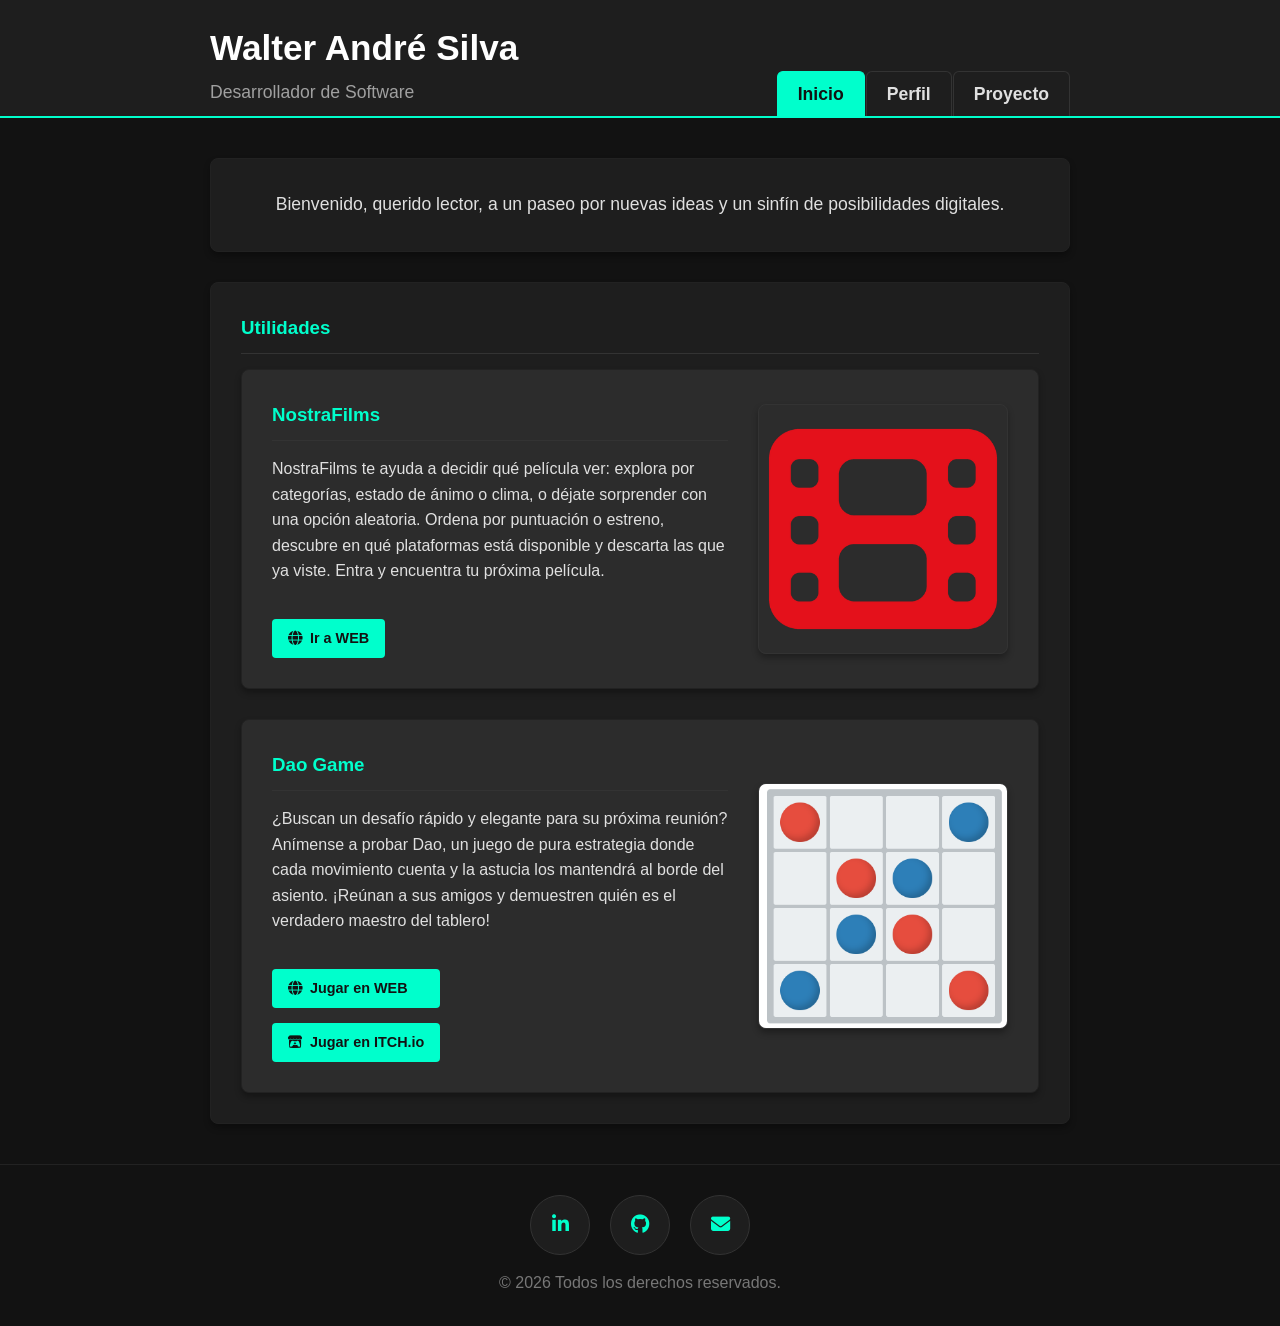
<file: index.html>
<!DOCTYPE html>
<html lang="es">
<head>
    <meta charset="UTF-8">
    <meta name="viewport" content="width=device-width, initial-scale=1.0">
    <title>Walter Andre Silva</title>
    <link rel="stylesheet" href="https://cdnjs.cloudflare.com/ajax/libs/font-awesome/6.4.0/css/all.min.css">
    <link rel="stylesheet" href="style.css">
    <link rel="icon" type="image/png" href="images/icon.png">
</head>
<body>
   <header class="top-header">
        <div class="container header-container">
            <div class="header-brand">
                <h1>Walter André Silva</h1>
                <h2>Desarrollador de Software</h2>
            </div>
            <nav class="navbar">
                <ul class="nav-links">
                    <li><a href="#" data-target="inicio" class="nav-btn active">Inicio</a></li>
                    <li><a href="#" data-target="perfil" class="nav-btn">Perfil</a></li>
                    <li><a href="#" data-target="proyectos" class="nav-btn">Proyecto</a></li>
                </ul>
            </nav>
        </div>
    </header>

    <main class="container" id="main-content">
        <section id="inicio" class="section content-section active-section">
            <div class="intro-proyectos caja-interna">
                <p>
                    Bienvenido, querido lector, a un paseo por nuevas ideas y un sinfín de posibilidades digitales.
                </p>
            </div>
            <div class="caja-interna">
                <h3>Utilidades</h3>
                  <div class="caja-interna-ini dao-game-layout">
                    <div class="dao-game-text">
                        <h3>NostraFilms</h3>
                        <p>
                        NostraFilms te ayuda a decidir qué película ver: explora por categorías, estado de ánimo o clima, o déjate sorprender con una opción aleatoria. Ordena por puntuación o estreno, descubre en qué plataformas está disponible y descarta las que ya viste. Entra y encuentra tu próxima película.
                        </p>
                        <div class="dao-game-buttons">
                            <a href="NostraFilms/nostrafilms.html" target="_blank" class="btn-project">
                                <i class="fa-solid fa-globe"></i> Ir a WEB
                            </a>
                        </div>
                    </div>
                    <img src="NostraFilms/image/nostrafilms.png" alt="Tablero del juego Dao" class="img-juego">
                </div>
                <div class="caja-interna-ini dao-game-layout">
                    <div class="dao-game-text">
                        <h3>Dao Game</h3>
                        <p>
                        ¿Buscan un desafío rápido y elegante para su próxima reunión? Anímense a probar Dao, un juego de pura estrategia donde cada movimiento cuenta y la astucia los mantendrá al borde del asiento. ¡Reúnan a sus amigos y demuestren quién es el verdadero maestro del tablero!
                        </p>
                        <div class="dao-game-buttons">
                            <a href="dao/dao.html" target="_blank" class="btn-project">
                                <i class="fa-solid fa-globe"></i> Jugar en WEB
                            </a>
                            <a href="https://andresi45.itch.io/dao-game" target="_blank" class="btn-project">
                                <i class="fa-brands fa-itch-io"></i> Jugar en ITCH.io
                            </a>
                        </div>
                    </div>
                    <img src="dao/image/dao.png" alt="Tablero del juego Dao" class="img-juego">
                </div>
            </div>
        </section>

        <section id="perfil" class="section content-section hidden-section">
            <div class="intro-proyectos caja-interna">
                <p>
                    Breve resumen de mi perfil profesional y trayectoria académica en el ámbito tecnológico.
                </p>
            </div>
            <div class="caja-interna sobre-mi-layout">
                <div >
                    <h3>Sobre Mí</h3>
                    <p>
                        Desde muy joven, me ha apasionado construir y crear objetos a partir de estructuras existentes. Al descubrir el mundo de la computación, comprendí que podía llevar esta vocación a otro nivel; el desarrollo de software se convirtió en un interés profundo al cual he dedicado incontables horas. Mi naturaleza autodidacta y mi inclinación por la resolución de problemas han sido los pilares de mi formación. En la actual era de la información, el avance de la inteligencia artificial potencia aún más mi capacidad para innovar y crear soluciones.
                    </p>
                </div>
                <img src="images/perfil.jpg" alt="Foto perfil" class="img-perfil">
            </div>
            <div class="caja-interna">
                <h3>Estudios Universitarios</h3>
                <p>
                   Obtuve el título de Analista en Computación en la Facultad de Matemática, Astronomía, Física y Computación (FaMAF-UNC), donde actualmente me encuentro cursando el tramo final de la Licenciatura en Ciencias de la Computación. Durante mi formación, seleccioné las materias optativas de Computación Paralela y Redes Neuronales, áreas que considero fundamentales en el panorama actual de la informática.
                </p>
            </div>
            <div class="caja-interna cursos-text">
                <h3>Cursos</h3>
                <p>
                    Previo al inicio de mi formación universitaria, realicé cursos de Java en Udemy y clases de inglés en OM Personal. Durante mi carrera, asistí a charlas sobre Software Libre y Ciberseguridad. Aunque sigo perfeccionando mi nivel de inglés con práctica constante, actualmente continúo mi formación técnica a través de cursos en Google Skills.
                </p>
                <a href="https://www.skills.google/public_profiles/792da10d-24cf-4315-ae18-90ff57844279" target="_blank" rel="noopener noreferrer" class="btn-project">Ir al Google Skills</a>
                <a href="https://www.credly.com/users/walter-andre-silva/badges/credly" target="_blank" rel="noopener noreferrer" class="btn-project">Ir al Credly</a>
            </div>
            <div class="caja-interna">
                <h3>Participación y Comunidad</h3>
                <p>
                   Participé como voluntario en la Latin America High Performance Computing Conference (CARLA 2026), un espacio que me brindó la oportunidad de presenciar charlas y paneles de primer nivel sobre HPC e IA.
                </p>
            </div>
            <div class="caja-interna">
                <h3>Certificados</h3>
                <div class="carrusel-certificados" id="contenedor-carrusel">
                    <div class="carrusel-track" id="track-certificados">
                        <img src="images/om.jpg" alt="Certificado 1" class="cert-img">
                        <img src="images/java.jpg" alt="Certificado 2" class="cert-img">
                        <img src="images/ia.png" alt="Certificado 3" class="cert-img">
                        <img src="images/intro_ia.png" alt="Certificado 4" class="cert-img">
                        <img src="images/certificado_Carla_Walter_Andre_Silva.png" alt="Certificado 5" class="cert-img">
                        <img src="images/lider_ia.png" alt="Certificado 6" class="cert-img">
                    </div>
                </div>
            </div>
        </section>

       <section id="proyectos" class="section content-section hidden-section">
            <div class="intro-proyectos caja-interna">
                <p>
                    En esta sección agrego algunos proyectos que he desarrollado con el paso del tiempo. Muchos los realicé solo con el propósito de aprender alguna tecnología en particular o algún lenguaje de programación. Los invito a que los utilicen y los difundan si les parecen útiles.
                </p>
            </div>
            <div class="contenedor-proyectos caja-interna">
                <h3>Proyectos Destacados</h3>
                <div class="projects-grid">
                    <div class="project-card">
                        <div class="project-header">
                            <h4>Proyecto Final de Graduación</h4>
                            <span class="project-tech">C / OpenGL / Linux</span>
                        </div>
                        <p class="project-description">
                            Visualizador de RAM en tiempo real para el análisis y comprensión de la gestión de páginas de memoria.
                        </p>
                        <div class="project-actions">
                            <a href="https://github.com/WalterAndreSilva/Visualizar_Memoria_Fisica" target="_blank" class="btn-project">
                                <i class="fa-brands fa-github"></i> Ver Código
                            </a>
                        </div>
                    </div>

                    <div class="project-card">
                        <div class="project-header">
                            <h4>Animación en Raspberry Pi</h4>
                            <span class="project-tech">Assembly</span>
                        </div>
                        <p class="project-description">
                           Esta aplicación fue desarrollada para la cátedra de Organización del Computador (FaMAF-UNC). El objetivo principal del proyecto fue simular un entorno 3D mediante la manipulación de colores en una textura 2D.
                        </p>
                        <div class="project-actions">
                            <a href="https://github.com/WalterAndreSilva/Animacion_en_RaspberryPi" target="_blank" class="btn-project">
                                <i class="fa-brands fa-github"></i> Ver Código
                            </a>
                        </div>
                    </div>

                    <div class="project-card">
                        <div class="project-header">
                            <h4>Atrapa a los Ladrones</h4>
                            <span class="project-tech">Godot</span>
                        </div>
                        <p class="project-description">
                            Juego desarrollado durante la pandemia para aprender a usar Godot, una herramienta de desarrollo de videojuegos.
                        </p>
                        <div class="project-actions">
                            <a href="https://github.com/WalterAndreSilva/Atrapa_a_los_Ladrones" target="_blank" class="btn-project">
                                <i class="fa-brands fa-github"></i> Ver Código
                            </a>
                        </div>
                    </div>
                </div>
            </div>
            <div class="caja-interna">
                <h3>Lenguajes de programación utilizados</h3>
                <div class="enum-container">
                    <span class="enum-badge">C</span>
                    <span class="enum-badge">Haskel</span>
                    <span class="enum-badge">Python</span>
                    <span class="enum-badge">Assembly</span>
                    <span class="enum-badge">GDScript</span>
                    <span class="enum-badge">HTML</span>
                    <span class="enum-badge">CSS</span>
                    <span class="enum-badge">JavaScript </span>
                    <span class="enum-badge">Bash</span>
                    <span class="enum-badge">Fish</span>
                </div>
            </div>
             <div class="caja-interna">
                <h3>Tecnologías aplicadas</h3>
                <div class="enum-container">
                    <span class="enum-badge">Godot</span>
                    <span class="enum-badge">MySQL</span>
                    <span class="enum-badge">OpenGL</span>
                    <span class="enum-badge">Linux Systems</span>
                </div>
            </div>
        </section>
    </main>

    <footer>
        <div class="container footer-content">
            <div class="footer-social">
                <a href="https://www.linkedin.com/in/walter-andre-silva" target="_blank" class="icon-btn" title="LinkedIn"><i class="fa-brands fa-linkedin-in"></i></a>
                <a href="https://github.com/WalterAndreSilva" target="_blank" class="icon-btn" title="GitHub"><i class="fa-brands fa-github"></i></a>
                <a href="mailto:walter.andre.silva.1991@gmail.com" class="icon-btn" title="Contacto vía Email"><i class="fa-solid fa-envelope"></i></a>
            </div>
            <p>&copy; 2026 Todos los derechos reservados.</p>
        </div>
    </footer>

    <div id="modal-imagen" class="modal">
        <span class="cerrar-modal">&times;</span>
        <img class="modal-contenido" id="img-ampliada">
    </div>
    <script src="script.js"></script>
</body>
</html>
</file>
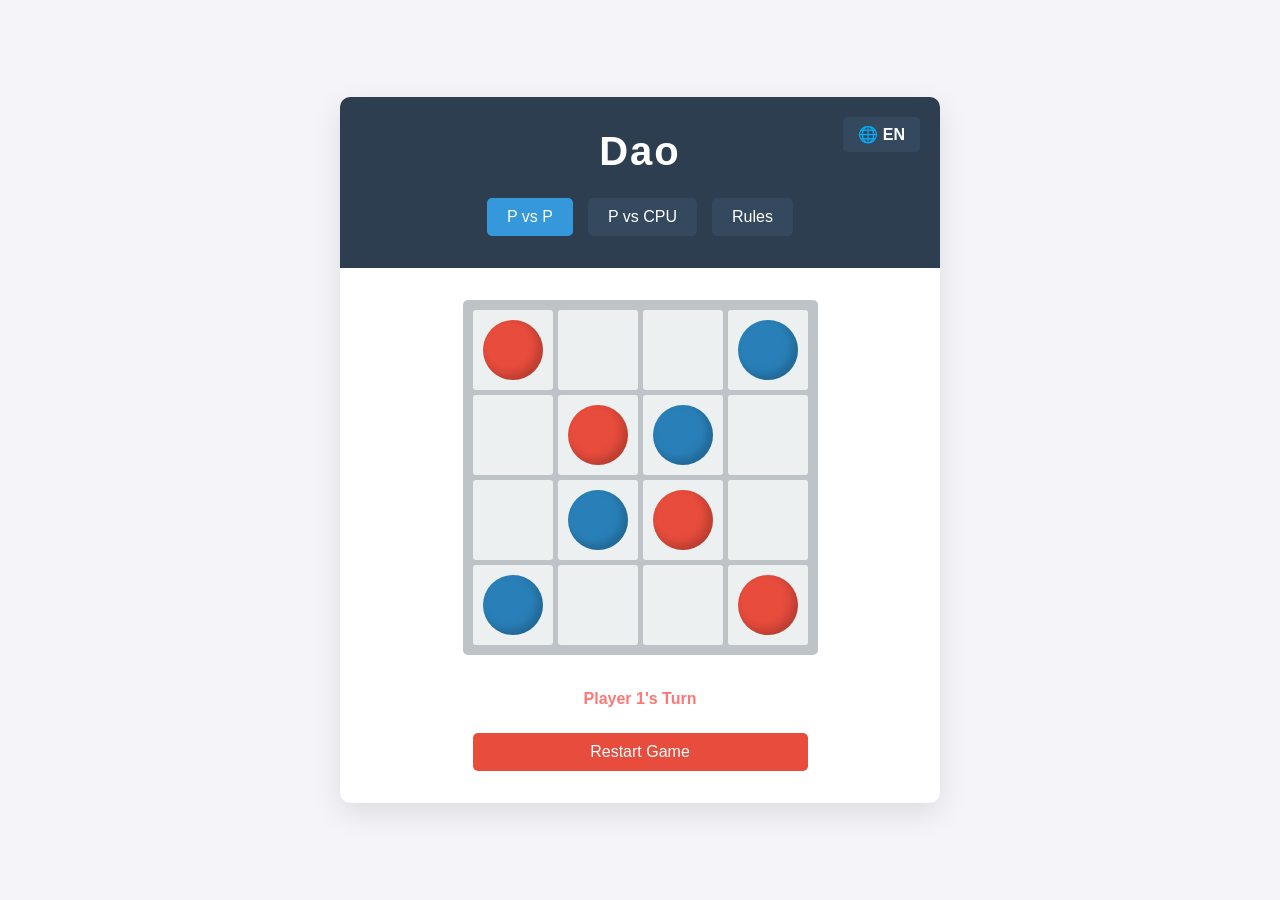
<file: dao/dao.html>
<!DOCTYPE html>
<html lang="en">
<head>
    <meta charset="UTF-8">
    <meta name="viewport" content="width=device-width, initial-scale=1.0">
    <title>Juego Dao</title>
    <link rel="icon" type="image/png" href="image/icon.png">
    <link rel="stylesheet" href="styles.css">
</head>
<body>
    <div class="container">
        <button id="btn-lang">🌐 ES</button>

        <header class="header">
            <h1>Dao</h1>
            <nav>
                <button id="btn-pvp" class="active" data-i18n="pvp">P vs P</button>
                <button id="btn-cpu" data-i18n="pvcpu">P vs CPU</button>
                <button id="btn-rules" data-i18n="rulesBtn">Reglas</button>
            </nav>
        </header>

        <main class="content">
            <section id="board-section">
                <div id="difficulty-container" class="hidden">
                    <span id="difficulty-label" data-i18n="difficulty">Dificultad:</span>
                    <div class="diff-buttons">
                        <button class="diff-btn active" data-level="1" data-i18n="diff1">Fácil</button>
                        <button class="diff-btn" data-level="2" data-i18n="diff2">Medio</button>
                        <button class="diff-btn" data-level="3" data-i18n="diff3">Difícil</button>
                        <button class="diff-btn" data-level="4" data-i18n="diff4">Experto</button>
                    </div>
                </div>
                <div id="game-board"></div>
                <div id="game-controls">
                    <div id="status">Turno del Jugador 1</div>
                    <button id="btn-restart" data-i18n="restart">Reiniciar Juego</button>
                </div>
            </section>

            <section id="rules-section" class="hidden">
                <h2 data-i18n="rulesTitle">Reglas de Dao</h2>
                <p data-i18n="rulesP1">Dao es un juego abstracto para dos jugadores en un tablero de 4x4. El objetivo es cumplir <strong>una</strong> de las siguientes condiciones de victoria:</p>
                <ul>
                    <li data-i18n="rulesL1">Formar una línea recta (horizontal o vertical) con tus 4 piezas.</li>
                    <li data-i18n="rulesL2">Formar un cuadrado de 2x2 con tus piezas en cualquier lugar del tablero.</li>
                    <li data-i18n="rulesL3">Ocupar las 4 esquinas del tablero.</li>
                </ul>
                <hr>
                <h3 data-i18n="rulesMoveTitle">Movimiento</h3>
                <p data-i18n="rulesMoveP">En tu turno, debes seleccionar y mover una de tus piezas. Las piezas se deslizan ortogonal o diagonalmente (como una reina en ajedrez) pero <strong>deben continuar moviéndose</strong> hasta chocar con el borde del tablero o con otra pieza.</p>
                <hr>
                <h3 data-i18n="rulesSpecialTitle">Regla Especial (Atrapado)</h3>
                <p data-i18n="rulesSpecialP">Si al finalizar tu movimiento encierras una pieza del oponente en una esquina usando 3 de tus piezas, ¡pierdes automáticamente la partida por obligarlo a no poder moverse!</p>
            </section>
        </main>
    </div>
    <div id="game-over-modal" class="modal hidden">
        <div class="modal-content">
            <h2 id="modal-message">¡El Jugador 1 ha ganado!</h2>
            <button id="modal-btn-restart" data-i18n="playAgain">Volver a jugar</button>
        </div>
    </div>
    <script src="script.js"></script>
</body>
</html>
</file>
<file: style.css>
/* Variables y reseteo básico */
:root {
    --bg-color: #121212;
    --text-color: #e0e0e0;
    --accent-color: #00ffcc;
    --card-bg: #1e1e1e;
}

* {
    margin: 0;
    padding: 0;
    box-sizing: border-box;
    font-family: 'Segoe UI', Tahoma, Geneva, Verdana, sans-serif;
}

.hidden-section {
    display: none;
}

.active-section {
    display: block;
    animation: fadeIn 0.4s ease-in-out;
}

/* Transición suave al cambiar de pestaña */
@keyframes fadeIn {
    from {
        opacity: 0;
        transform: translateY(10px);
    }
    to {
        opacity: 1;
        transform: translateY(0);
    }
}

body {
    background-color: var(--bg-color);
    color: var(--text-color);
    line-height: 1.6;
    overflow-y: scroll;
}

.container {
    max-width: 900px;
    margin: 0 auto;
    padding: 0 20px;
}

/* CABECERA */

.top-header {
    background-color: var(--card-bg);
    border-bottom: 2px solid var(--accent-color);
    position: sticky;
    top: 0;
    z-index: 1000;
    padding-top: 20px;
}

.header-container {
    display: flex;
    justify-content: space-between;
    align-items: flex-end;
}

.header-brand {
    padding-bottom: 10px;
}

.header-brand h1 {
    font-size: 2.2rem;
    color: #ffffff;
    margin-bottom: 2px;
}

.header-brand h2 {
    font-weight: 300;
    font-size: 1.1rem;
    color: #a0a0a0;
}

.navbar {
    background-color: transparent;
}

.nav-links {
    display: flex;
    list-style: none;
    padding: 0;
    margin: 0;
}

.nav-links li {
    margin-left: 1px;
}

.nav-links li a {
    display: block;
    text-decoration: none;
    color: var(--text-color);
    font-size: 1.1rem;
    font-weight: bold;
    padding: 8px 20px;
    background-color: var(--card-bg);
    border: 1px solid #333;
    border-bottom: none;
    border-radius: 6px 6px 0 0; /* Esquinas superiores redondeadas */
    transition: background-color 0.3s ease, color 0.3s ease, border-color 0.3s ease;
}

.nav-links li a:hover,
.nav-links li a.active {
    background-color: var(--accent-color);
    color: var(--bg-color);
    border-color: var(--accent-color);
}

/* MAIN */

.section {
    background-color: transparent;
    margin: 40px 0;
    padding: 0;
    box-shadow: none;
}
.section h3 {
    margin-bottom: 15px;
    color: var(--accent-color);
    border-bottom: 1px solid #333;
    padding-bottom: 10px;
}

/* SECCION PERFIL*/

.sobre-mi-layout {
    display: flex;
    align-items: center; /* Centra los elementos verticalmente */
    justify-content: space-between;
    gap: 30px; /* Espacio entre el texto y la imagen */
}

.img-perfil {
    max-width: 200px;
    width: 100%;
    border-radius: 10px;
    border: 1px solid #333;
    box-shadow: 0 4px 6px rgba(0, 0, 0, 0.3);
}

.cursos-text p {
    margin-bottom: 25px;
}

/* CAJA DE PROYECTOS */

.projects-grid {
    display: grid;
    grid-template-columns: repeat(auto-fit, minmax(280px, 1fr));
    gap: 20px;
    margin-top: 20px;
}

.project-card {
    background-color: #2a2a2a;
    border: 1px solid #333;
    border-radius: 6px;
    padding: 20px;
    display: flex;
    flex-direction: column;
    justify-content: space-between;
    transition: transform 0.2s ease, border-color 0.2s;
}

/* CAJAS INTERNAS */

.caja-interna {
    background-color: var(--card-bg);
    margin-bottom: 30px;
    padding: 30px;
    border-radius: 8px;
    box-shadow: 0 4px 6px rgba(0, 0, 0, 0.3);
    border: 1px solid #222;
}

.caja-interna:last-child {
    margin-bottom: 0;
}

.caja-interna-ini {
    background-color: #2c2c2c;
    margin-bottom: 30px;
    padding: 30px;
    border-radius: 8px;
    box-shadow: 0 4px 6px rgba(0, 0, 0, 0.3);
    border: 1px solid #222;
}

.caja-interna-ini:last-child {
    margin-bottom: 0;
}


.intro-proyectos p {
    color: #e0e0e0;
    font-size: 1.1rem;
    line-height: 1.8;
    text-align: center;
}

/* Efecto hover sutil para la tarjeta */
.project-card:hover {
    transform: translateY(-4px);
    border-color: var(--accent-color);
}

.project-header {
    display: flex;
    flex-direction: column;
    gap: 5px;
    margin-bottom: 12px;
}

.project-header h4 {
    color: #ffffff;
    font-size: 1.2rem;
}

.project-tech {
    align-self: flex-start;
    font-size: 0.75rem;
    background-color: rgba(0, 255, 204, 0.1);
    color: var(--accent-color);
    padding: 2px 8px;
    border-radius: 12px;
    font-weight: bold;
    text-transform: uppercase;
}

.project-description {
    font-size: 0.95rem;
    color: #b3b3b3;
    line-height: 1.5;
    margin-bottom: 20px;
}

/* Botón interno de la tarjeta */
.btn-project {
    display: inline-flex;
    align-items: center;
    gap: 8px;
    text-decoration: none;
    color: var(--bg-color);
    background-color: var(--accent-color);
    padding: 8px 16px;
    border-radius: 4px;
    font-size: 0.9rem;
    font-weight: bold;
    transition: background-color 0.2s;
}

.btn-project:hover {
    background-color: #00ccaa;
}

/* enumeracion dentro de los contenedores */
.enum-container {
    display: flex;
    flex-wrap: wrap;
    gap: 10px;
}

.enum-badge {
    background-color: #2a2a2a;
    color: var(--accent-color);
    padding: 5px 15px;
    border-radius: 20px;
    border: 1px solid #444;
    font-size: 0.9rem;
}

/* FOOTER Y REDES SOCIALES */

footer {
    text-align: center;
    padding: 30px 0;
    color: #777;
    margin-top: 40px;
    border-top: 1px solid #222;
}

.footer-content {
    display: flex;
    flex-direction: column;
    align-items: center;
    gap: 15px;
}

.footer-social {
    display: flex;
    justify-content: center;
    gap: 20px;
}

.icon-btn {
    display: inline-flex;
    justify-content: center;
    align-items: center;
    width: 60px;
    height: 60px;
    border-radius: 50%;
    background-color: var(--card-bg);
    color: var(--accent-color);
    border: 1px solid #333;
    font-size: 1.2rem;
    text-decoration: none;
    transition: transform 0.2s ease-in-out, background-color 0.2s, color 0.2s;
}

.icon-btn:hover {
    transform: scale(1.15);
    background-color: var(--accent-color);
    color: var(--bg-color);
    box-shadow: 0 0 10px rgba(0, 255, 204, 0.4);
}

/* DISEÑO PARA CONTEINER DE DAO GAME */

.dao-game-layout {
    display: flex;
    align-items: center;
    justify-content: space-between;
    gap: 30px;
}

.dao-game-text {
    flex: 1;
    display: flex;
    flex-direction: column;
    align-items: flex-start;
}

.dao-game-text h3 {
    width: 100%;
}

.dao-game-text p {
    margin-bottom: 25px;
}

.dao-game-buttons {
    display: flex;
    flex-direction: column;
    gap: 15px; /* Espacio entre los botones */
    margin-top: 10px; /* Separación respecto al texto superior */
    width: fit-content; /* Para que el botón no ocupe todo el ancho si no es necesario */
}

.img-juego {
    max-width: 250px;
    width: 100%;
    border-radius: 8px;
    border: 1px solid #333;
    box-shadow: 0 4px 6px rgba(0, 0, 0, 0.3);
}

/* CARRUSEL INFINITO */

.carrusel-certificados {
    width: 100%;
    height: 280px;
    overflow: hidden;
    position: relative;
    background-color: #1a1a1a;
    border-radius: 8px;
    border: 1px solid #333;
    display: flex;
    justify-content: center;
    align-items: center;
}

.carrusel-track {
    width: 100%;
    height: 100%;
    position: relative;
    display: flex;
    justify-content: center;
    align-items: center;
}

.cert-img {
    position: absolute;
    height: 150px;
    width: auto;
    border-radius: 6px;
    box-shadow: 0 4px 15px rgba(0, 0, 0, 0.6);
    cursor: pointer;
    transition: transform 0.5s ease-in-out, opacity 0.5s ease-in-out, filter 0.5s ease-in-out;
}

/* --- ESTADOS DEL CARRUSEL --- */

.cert-img.activa {
    opacity: 1;
    transform: translateX(0) scale(1.3);
    z-index: 3;
    border: 2px solid var(--accent-color);
    filter: brightness(1);
    box-shadow: 0 0 20px rgba(0, 255, 204, 0.3);
}

.cert-img.prev {
    opacity: 0.6;
    transform: translateX(-120%) scale(0.9);
    z-index: 2;
    filter: grayscale(70%) brightness(0.6);
}

.cert-img.next {
    opacity: 0.6;
    transform: translateX(120%) scale(0.9);
    z-index: 2;
    filter: grayscale(70%) brightness(0.6);
}

.cert-img.oculta {
    opacity: 0;
    transform: translateX(0) scale(0.5);
    z-index: 1;
    pointer-events: none;
}

/* RESPONSIVO (Para pantallas pequeñas) */
@media (max-width: 768px) {
    .header-container {
        flex-direction: column;
        align-items: center;
    }
    .header-brand {
        text-align: center;
        padding-bottom: 15px;
    }
    .nav-links li a {
        padding: 8px 12px;
        font-size: 0.9rem;
    }
    .sobre-mi-layout {
        flex-direction: column;
        text-align: center;
    }
    .img-perfil {
        margin-top: 15px;
    }
    .dao-game-layout {
        flex-direction: column;
        text-align: center;
    }
    .dao-game-text {
        align-items: center;
    }
    /*carrusel*/
    .carrusel-certificados { height: 200px; }
    .cert-img { height: 100px; }
    .cert-img.prev { transform: translateX(-100%) scale(0.9); }
    .cert-img.next { transform: translateX(100%) scale(0.9); }
}

/* ESTILOS DEL MODAL PARA IMÁGENES */

.modal {
    display: flex;
    justify-content: center;
    align-items: center;
    position: fixed;
    z-index: 9999;
    left: 0;
    top: 0;
    width: 100%;
    height: 100%;
    background-color: rgba(0, 0, 0, 0.85); /* Fondo negro transparente */
    opacity: 0;
    visibility: hidden;
    transition: opacity 0.3s ease, visibility 0.3s ease;
}

.modal.mostrar {
    opacity: 1;
    visibility: visible;
}

.modal-contenido {
    max-width: 90vw;
    max-height: 90vh;
    object-fit: contain;
    border-radius: 8px;
    box-shadow: 0 4px 25px rgba(0, 0, 0, 0.8);
    transform: scale(0.8);
    transition: transform 0.3s ease;
}

.modal.mostrar .modal-contenido {
    transform: scale(1);
}

/* Botón para cerrar (la "X") */
.cerrar-modal {
    position: absolute;
    top: 20px;
    right: 40px;
    color: #e0e0e0;
    font-size: 45px;
    font-weight: bold;
    cursor: pointer;
    transition: color 0.2s ease, transform 0.2s ease;
}

.cerrar-modal:hover,
.cerrar-modal:focus {
    color: var(--accent-color);
    text-decoration: none;
    transform: scale(1.1);
}
</file>
<file: dao/styles.css>
* {
    box-sizing: border-box;
    margin: 0;
    padding: 0;
    font-family: 'Segoe UI', Tahoma, Geneva, Verdana, sans-serif;
}

body {
    background-color: #f4f4f9;
    color: #333;
    display: flex;
    justify-content: center;
    align-items: center;
    min-height: 100vh;
    padding: 20px;
}

.container {
    display: flex;
    flex-direction: column;
    width: 600px;
    max-width: 95vw;
    background: white;
    border-radius: 10px;
    box-shadow: 0 10px 30px rgba(0,0,0,0.1);
    overflow: hidden;
    position: relative;
}

/* Cabecera superior */
.header {
    background: #2c3e50;
    color: white;
    padding: 2rem;
    display: flex;
    flex-direction: column;
    align-items: center;
    gap: 1.5rem;
}

.header h1 {
    font-size: 2.5rem;
    letter-spacing: 2px;
}

#btn-lang {
    position: absolute;
    top: 20px;
    right: 20px;
    background: #34495e;
    color: white;
    border: none;
    padding: 8px 15px;
    border-radius: 5px;
    cursor: pointer;
    font-size: 1rem;
    font-weight: bold;
    transition: background 0.3s;
    z-index: 10;
}

#btn-lang:hover {
    background: #3498db;
}

nav {
    display: flex;
    gap: 15px;
}

nav button, #btn-restart {
    padding: 10px 20px;
    background: #34495e;
    color: white;
    border: none;
    border-radius: 5px;
    cursor: pointer;
    font-size: 1rem;
    transition: background 0.3s;
}

nav button:hover, #btn-restart:hover {
    background: #465c71;
}

nav button.active {
    background: #3498db;
}

/* Área principal */
.content {
    flex: 1;
    padding: 2rem;
    display: flex;
    flex-direction: column;
    align-items: center;
}

.hidden {
    display: none !important;
}

/* Estilos para el contenedor de dificultad */
#difficulty-container {
display: flex;
flex-direction: column;
align-items: center;
width: 100%;
max-width: 335px;
gap: 10px;
padding: 12px;
background: #ecf0f1;
border-radius: 5px;
}

#difficulty-label {
font-weight: bold;
color: #2c3e50;
font-size: 0.95rem;
}

.diff-buttons {
    display: flex;
    gap: 6px;
    width: 100%;
    justify-content: space-between;
}

.diff-btn {
    flex: 1;
    padding: 8px 4px;
    background: #bdc3c7;
    color: #2c3e50;
    border: none;
    border-radius: 4px;
    cursor: pointer;
    font-size: 0.85rem;
    font-weight: bold;
    transition: all 0.2s ease;
}

.diff-btn:hover {
    background: #95a5a6;
    color: white;
}

.diff-btn.active {
    background: #3498db;
    color: white;
    box-shadow: inset 0 2px 4px rgba(0,0,0,0.15);
}


/* Estilos el tablero */
#board-section {
    display: flex;
    flex-direction: column;
    align-items: center;
    gap: 25px;
    width: 100%;
}

#game-board {
    display: grid;
    grid-template-columns: repeat(4, 80px);
    grid-template-rows: repeat(4, 80px);
    gap: 5px;
    background: #bdc3c7;
    padding: 10px;
    border-radius: 5px;
}

.cell {
    background: #ecf0f1;
    width: 80px;
    height: 80px;
    display: flex;
    justify-content: center;
    align-items: center;
    border-radius: 3px;
    cursor: pointer;
    position: relative;
}

/* Controles de estado y reinicio */
#game-controls {
    display: flex;
    flex-direction: column;
    align-items: center;
    gap: 15px;
    width: 100%;
}

#status {
    padding: 10px;
    text-align: center;
    font-weight: bold;
    width: 100%;
    max-width: 335px;
}

#btn-restart {
    width: 100%;
    max-width: 335px;
    background: #e74c3c;
}

#btn-restart:hover {
    background: #c0392b;
}

/* Fichas */
.piece {
    width: 60px;
    height: 60px;
    border-radius: 50%;
    transition: transform 0.2s, box-shadow 0.2s;
}

.player1 {
    background: #e74c3c;
    box-shadow: inset -5px -5px 10px rgba(0,0,0,0.2);
}

.player2 {
    background: #2980b9;
    box-shadow: inset -5px -5px 10px rgba(0,0,0,0.2);
}

.piece.selected {
    transform: scale(1.1);
    box-shadow: 0 0 15px rgba(241, 196, 15, 0.8);
    border: 3px solid #f1c40f;
}

.invalid-move {
    background-color: #e74c3c !important; /* Rojo */
    transition: background-color 0.2s ease-in-out;
}

/* Sección de Reglas */
#rules-section {
    max-width: 500px;
}

#rules-section h2, #rules-section h3 {
    margin-bottom: 10px;
    color: #2c3e50;
}

#rules-section p, #rules-section ul {
    margin-bottom: 15px;
    line-height: 1.6;
}

#rules-section ul {
    padding-left: 20px;
}

hr {
    border: 0;
    height: 1px;
    background: #ccc;
    margin: 15px 0;
}

.modal {
    position: fixed;
    top: 0;
    left: 0;
    width: 100vw;
    height: 100vh;
    background: rgba(0, 0, 0, 0.6);
    display: flex;
    justify-content: center;
    align-items: flex-end;
    padding-bottom: 40px;
    z-index: 1000;
}

.modal-content {
    background: white;
    padding: 40px;
    border-radius: 10px;
    box-shadow: 0 -5px 25px rgba(0,0,0,0.2);
    text-align: center;
    display: flex;
    flex-direction: column;
    gap: 20px;
    width: 600px;
    max-width: 90%;
    animation: slideUp 0.3s ease-out;
}

#modal-btn-restart {
    padding: 15px 30px;
    background: #e74c3c;
    color: white;
    border: none;
    border-radius: 5px;
    font-size: 1.2rem;
    font-weight: bold;
    cursor: pointer;
    transition: background 0.3s;
}

#modal-btn-restart:hover {
    background: #c0392b;
}

@keyframes slideUp {
    from {
        transform: translateY(50px);
        opacity: 0;
    }
    to {
        transform: translateY(0);
        opacity: 1;
    }
}
</file>
